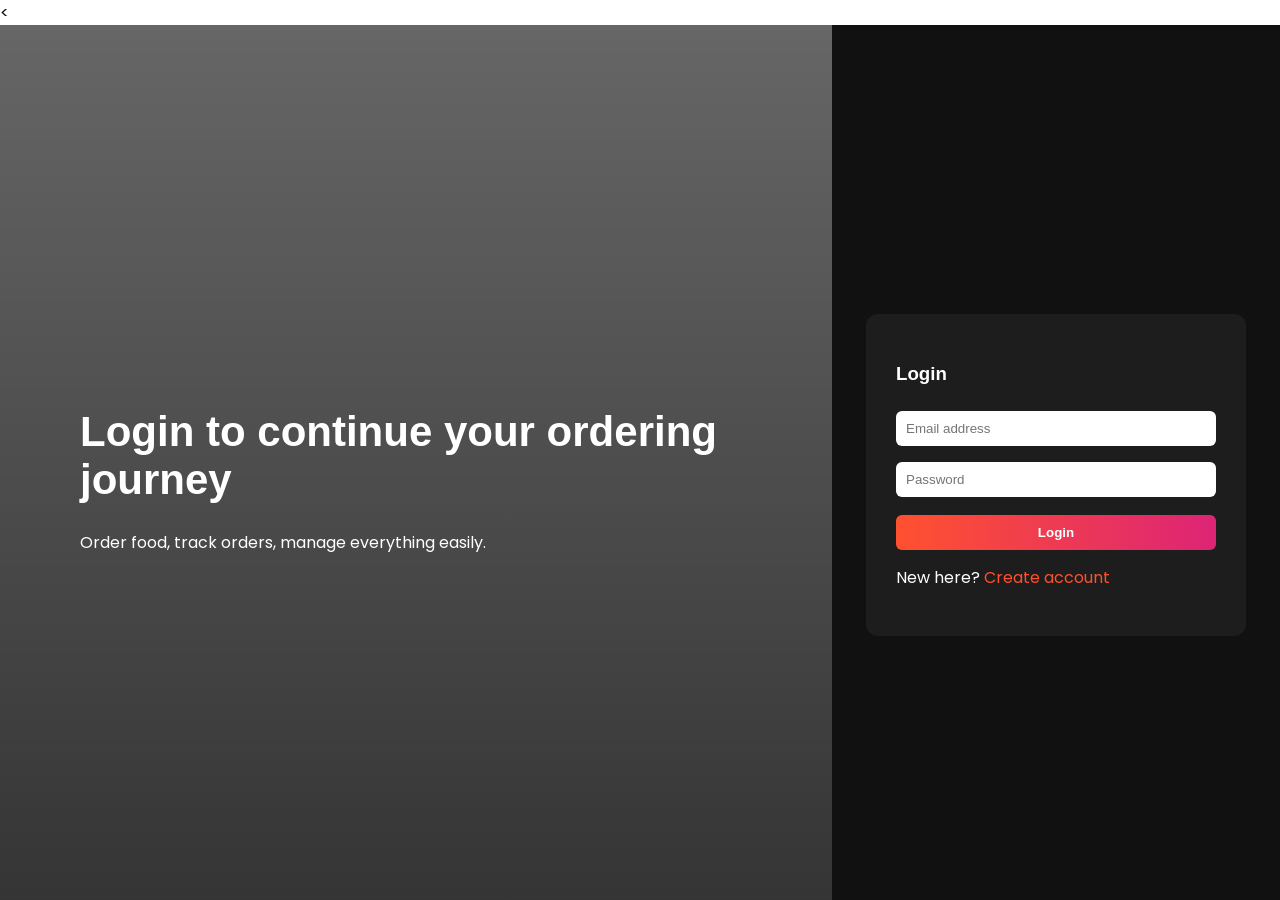
<file: Capstone_RestaurantOrders/frontend/cart.html>
<!DOCTYPE html>
<html>
<head>
<title>Cart - FoodieFlow</title>
<link rel="stylesheet" href="css/style.css">
</head>

<body>

<!-- NAVBAR -->
<div class="navbar">
  <div class="logo">FoodieFlow 🍔</div>
  <div class="nav-actions">
    <button onclick="go('home.html')">Home</button>
    <button onclick="go('orders.html')">Orders</button>
    <button onclick="logout()">Logout</button>
  </div>
</div>

<!-- HERO -->
<div class="home-hero">
  <h1>Your Cart</h1>
  <p>Review your items and place order</p>
</div>

<!-- WALLET -->
<div class="wallet-box" id="wallet"></div>

<!-- MAIN LAYOUT -->
<div class="cart-layout">

    <!-- LEFT: CART ITEMS -->
    <div class="cart-section" id="cartList"></div>

    <!-- RIGHT: SUMMARY -->
    <div class="summary-section">

        <h3>Total</h3>
        <h2 id="totalAmount"></h2>

        <h3>📍 Delivery Address</h3>

        <input id="street" placeholder="Street">
        <input id="city" placeholder="City">
        <input id="state" placeholder="State">
        <input id="zip" placeholder="Zip Code">

        <button class="primary" onclick="placeOrder()">Place Order 🚀</button>

    </div>

</div>

<script>
function go(p){window.location.href=p;}
</script>

<script src="js/cart.js"></script>

</body>
</html>
</file>
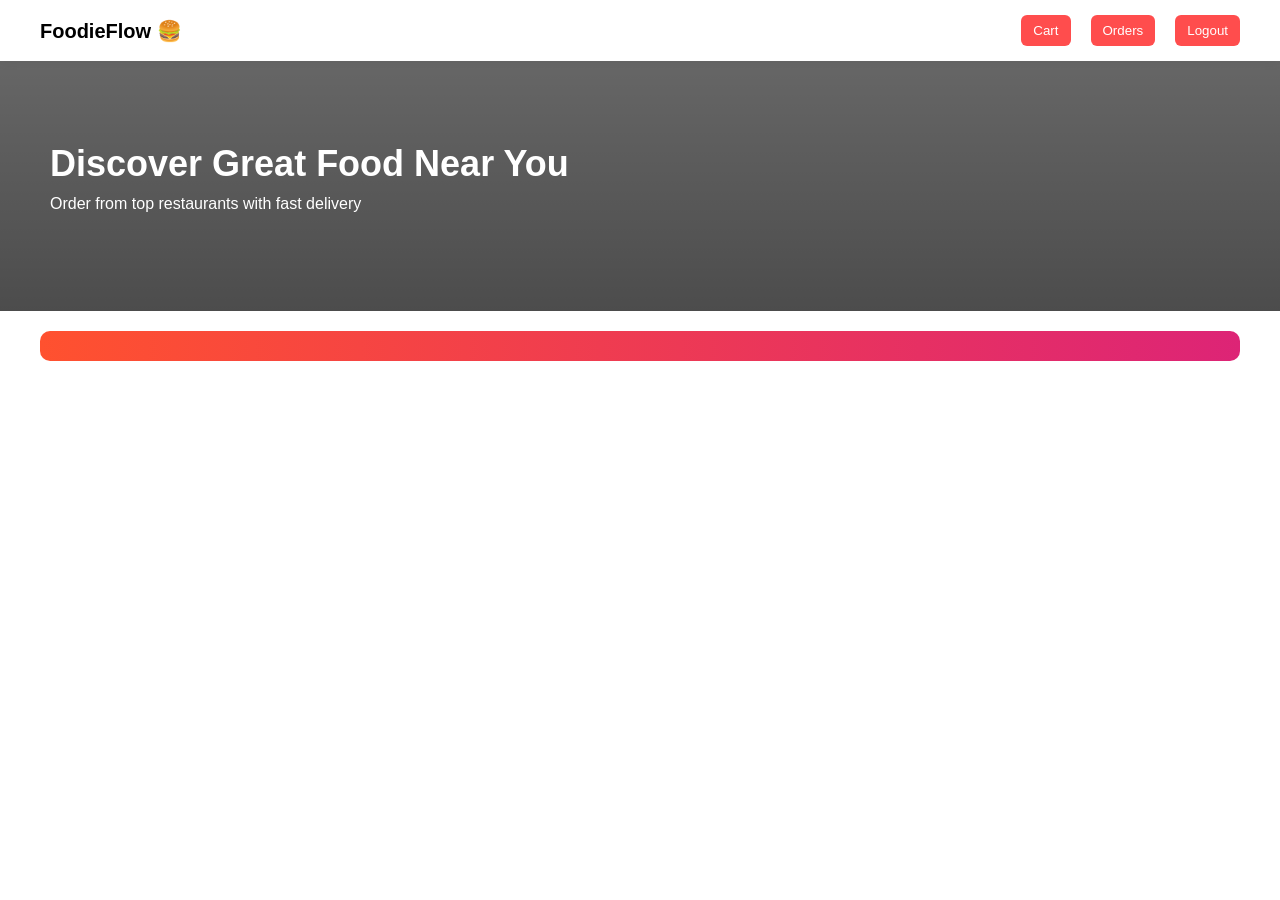
<file: Capstone_RestaurantOrders/frontend/categories.html>
<!DOCTYPE html>
<html>
<head>
    <title>Categories - FoodieFlow</title>
    <link rel="stylesheet" href="css/style.css">
</head>
<body>

<!-- NAVBAR -->
<div class="navbar">
  <div class="logo">FoodieFlow 🍔</div>
  <div class="nav-actions">
    <button onclick="go('home.html')">Home</button>
    <button onclick="go('cart.html')">Cart</button>
    <button onclick="go('orders.html')">Orders</button>
  </div>
</div>

<!-- HERO -->
<div class="home-hero">
  <h1>Select Category</h1>
  <p>Choose what you’re craving today</p>
</div>

<!-- CATEGORY LIST -->
<div class="container" id="categoryList"></div>

<script>
function go(p){window.location.href=p;}
</script>

<script src="js/categories.js"></script>

</body>
</html>
</file>
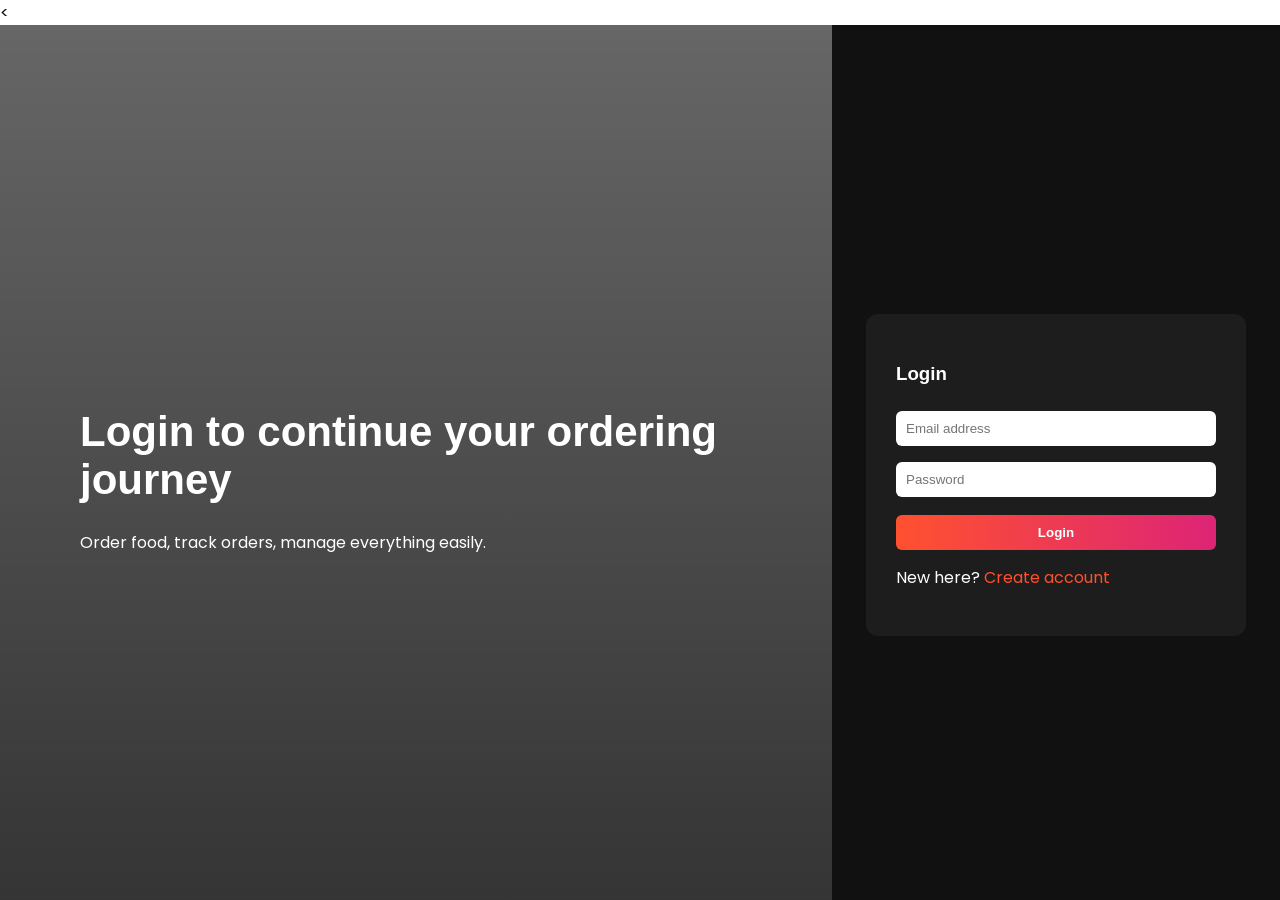
<file: Capstone_RestaurantOrders/frontend/menu.html>
<!DOCTYPE html>
<html>
<head>
    <title>Menu - FoodieFlow</title>
    <link rel="stylesheet" href="css/style.css">
</head>
<body>

<!-- NAVBAR -->
<div class="navbar">
  <div class="logo">FoodieFlow 🍔</div>
  <div class="nav-actions">
    <button onclick="go('home.html')">Home</button>
    <button onclick="go('cart.html')">Cart</button>
    <button onclick="go('orders.html')">Orders</button>
  </div>
</div>

<!-- HERO -->
<div class="home-hero">
  <h1>Explore Menu</h1>
  <p>Choose your favorite dishes</p>
</div>

<!-- MAIN LAYOUT -->
<div class="menu-layout">

    <!-- LEFT: MENU -->
    <div class="menu-section" id="menuList"></div>

    <!-- RIGHT: CART -->
    <div class="cart-section">
        <h3>🛒 Your Cart</h3>
        <div id="cartItems"></div>
        <h4 id="cartTotal"></h4>
        <button class="primary" onclick="goToCart()">Checkout</button>
    </div>

</div>

<script>
function go(p){window.location.href=p;}
</script>

<script src="js/menu.js"></script>

</body>
</html>
</file>
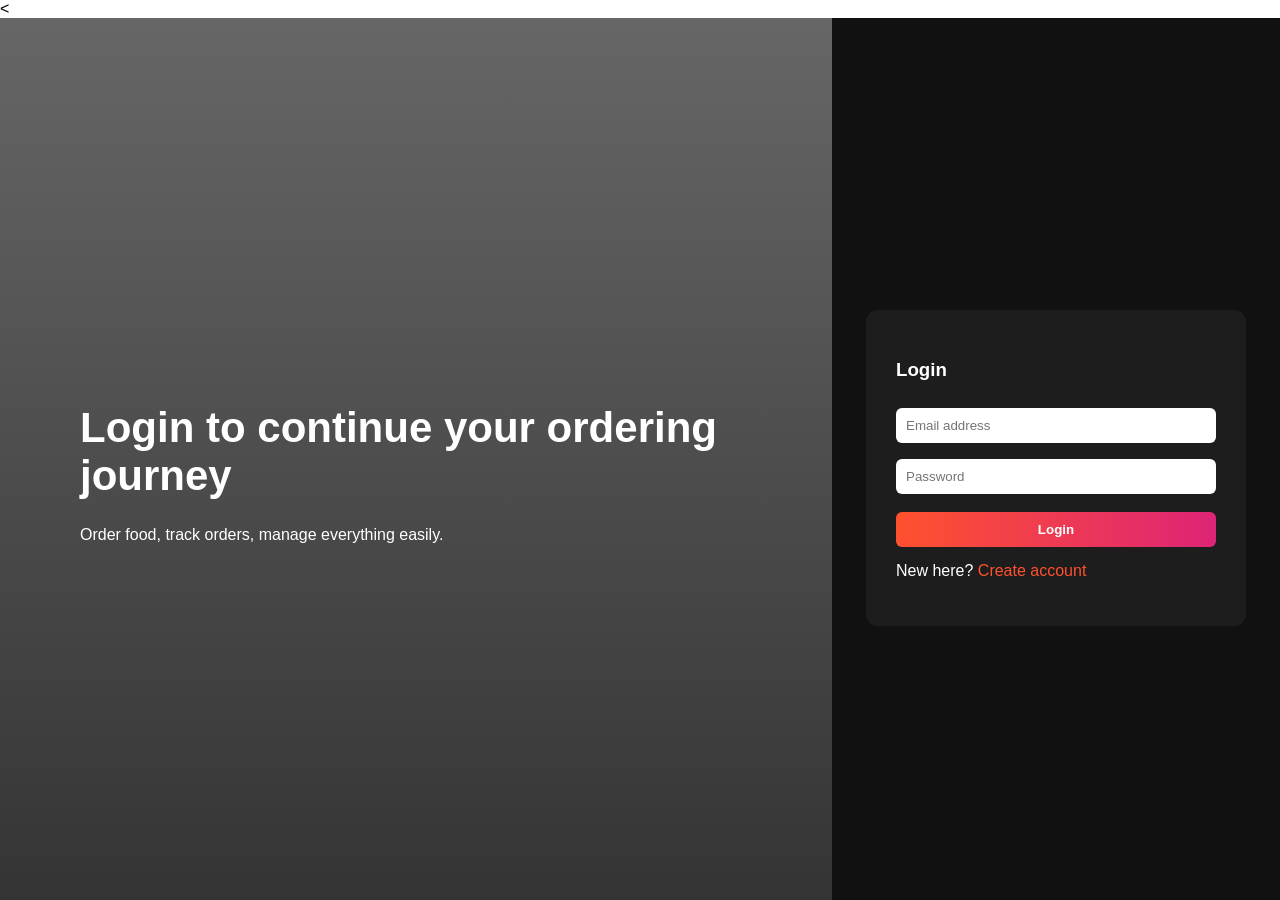
<file: Capstone_RestaurantOrders/frontend/orders.html>
<!DOCTYPE html>
<html>
<head>
    <title>My Orders - FoodieFlow</title>
    <link rel="stylesheet" href="css/style.css">
</head>

<body>

<!-- NAVBAR -->
<div class="navbar">
  <div class="logo">FoodieFlow 🍔</div>
  <div class="nav-actions">
    <button onclick="go('home.html')">Home</button>
    <button onclick="go('cart.html')">Cart</button>
    <button onclick="logout()">Logout</button>
  </div>
</div>

<!-- HERO -->
<div class="home-hero">
  <h1>Your Orders</h1>
  <p>Track your food journey</p>
</div>

<!-- WALLET -->
<div class="wallet-box" id="wallet"></div>

<!-- ORDERS -->
<div class="container" id="ordersList"></div>

<script>
function go(p){window.location.href=p;}
</script>

<script src="js/orders.js"></script>

</body>
</html>
</file>
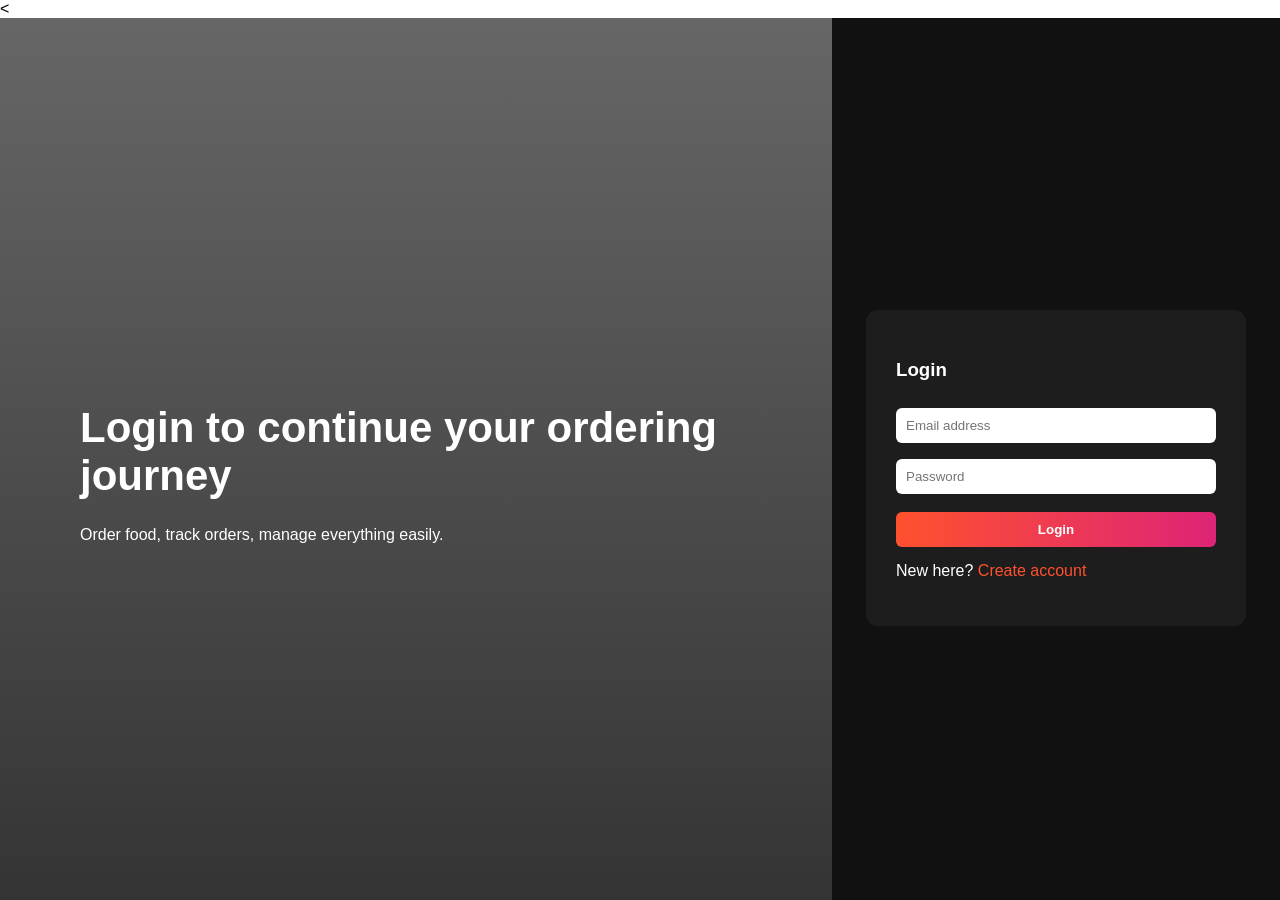
<file: Capstone_RestaurantOrders/frontend/owner-categories.html>
<!DOCTYPE html>
<html>
<head>
<title>Manage Categories - FoodieFlow</title>
<link rel="stylesheet" href="css/style.css">
</head>

<body>

<div class="navbar">
  <div class="logo">FoodieFlow 🍔</div>
  <div class="nav-actions">
    <button onclick="go('owner.html')">Dashboard</button>
  </div>
</div>

<div class="home-hero">
  <h1>Manage Categories</h1>
  <p>Create and organize food categories</p>
</div>

<div class="owner-layout">

  <!-- LEFT FORM -->
  <div class="form-section">

    <h3 id="formTitle">Add Category</h3>

    <select id="restaurantSelect" onchange="loadCategories()">
        <option value="">Select Restaurant</option>
    </select>

    <input id="name" placeholder="Category Name">

    <button class="primary" onclick="saveCategory()">Save</button>

  </div>

  <!-- RIGHT LIST -->
  <div class="list-section" id="list"></div>

</div>

<script>
function go(p){window.location.href=p;}
</script>

<script src="js/owner-categories.js"></script>

</body>
</html>
</file>
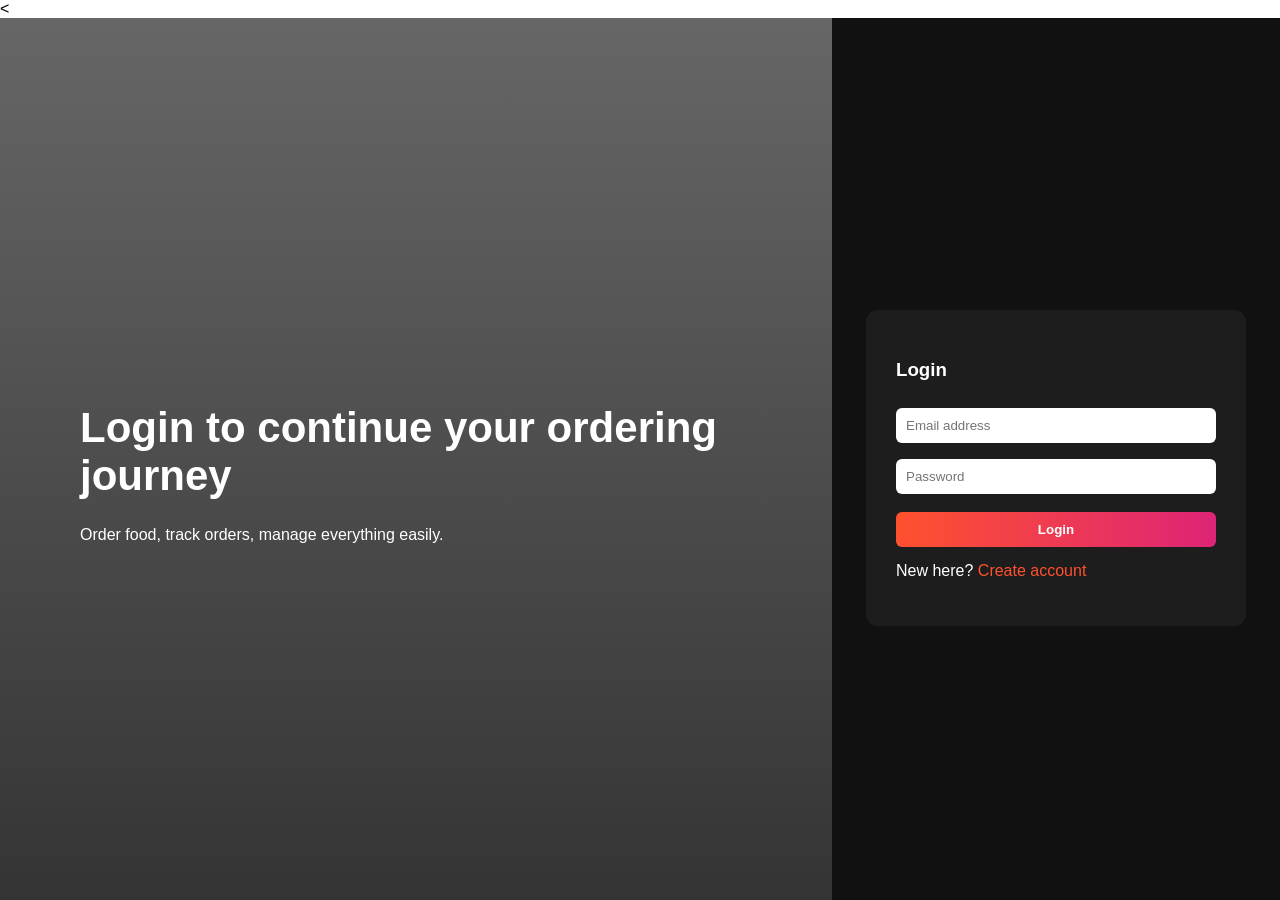
<file: Capstone_RestaurantOrders/frontend/owner-menu.html>
<!DOCTYPE html>
<html>
<head>
<title>Manage Menu - FoodieFlow</title>
<link rel="stylesheet" href="css/style.css">
</head>

<body>

<div class="navbar">
  <div class="logo">FoodieFlow 🍔</div>
  <div class="nav-actions">
    <button onclick="go('owner.html')">Dashboard</button>
  </div>
</div>

<div class="home-hero">
  <h1>Manage Menu</h1>
  <p>Add and manage food items</p>
</div>

<div class="owner-layout">

  <!-- LEFT FORM -->
  <div class="form-section">

    <h3 id="formTitle">Add Menu Item</h3>

    <select id="restaurantSelect" onchange="loadCategories()">
        <option value="">Select Restaurant</option>
    </select>

    <select id="categorySelect" onchange="loadMenu()">
        <option value="">Select Category</option>
    </select>

    <input id="name" placeholder="Item Name">
    <input id="price" placeholder="Price">

    <button class="primary" onclick="saveMenu()">Save</button>

  </div>

  <!-- RIGHT LIST -->
  <div class="list-section" id="list"></div>

</div>

<script>
function go(p){window.location.href=p;}
</script>

<script src="js/owner-menu.js"></script>

</body>
</html>
</file>
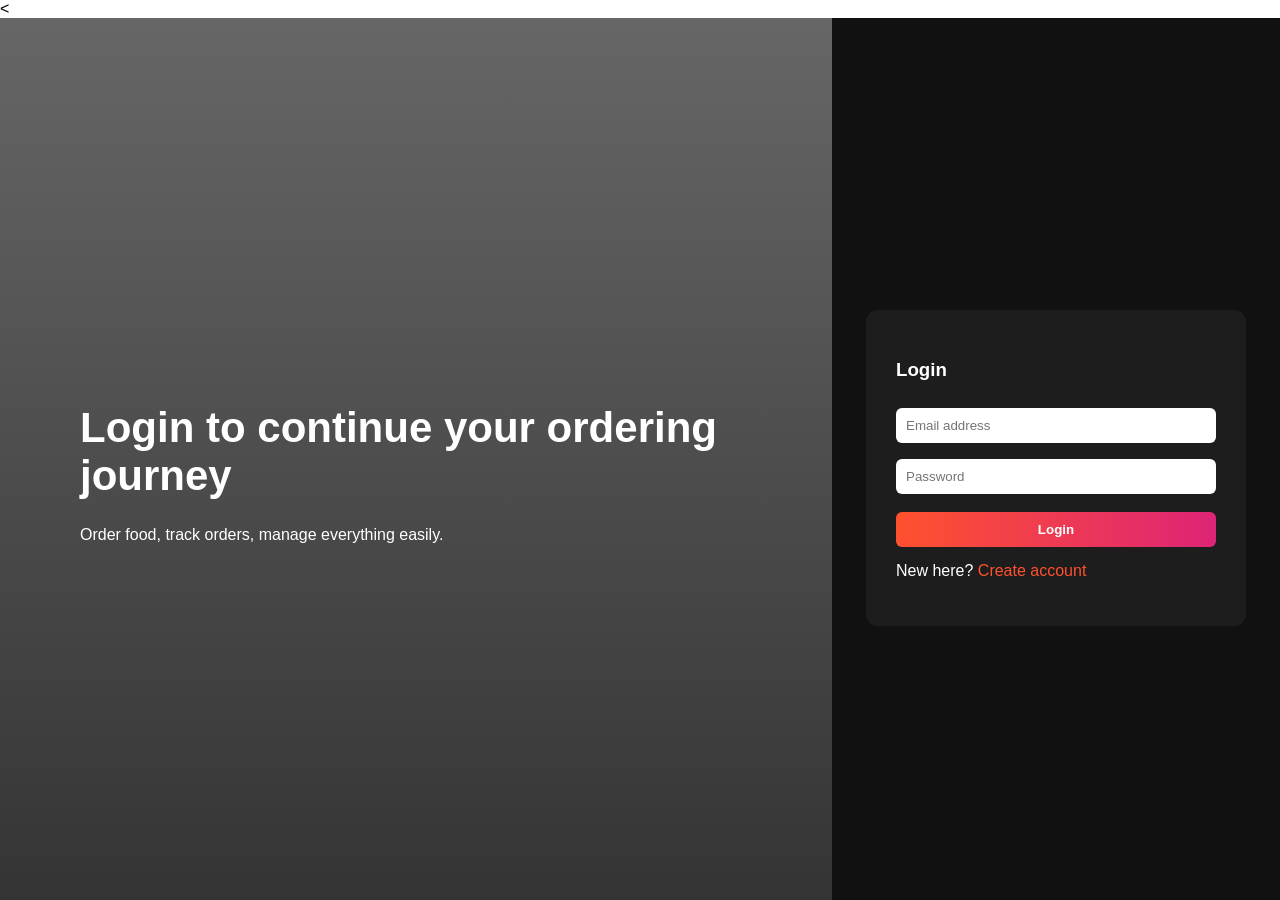
<file: Capstone_RestaurantOrders/frontend/owner-orders.html>
<!DOCTYPE html>
<html>
<head>
<title>Manage Orders - FoodieFlow</title>
<link rel="stylesheet" href="css/style.css">
</head>

<body>

<div class="navbar">
  <div class="logo">FoodieFlow 🍔</div>
  <div class="nav-actions">
    <button onclick="go('owner.html')">Dashboard</button>
  </div>
</div>

<div class="home-hero">
  <h1>Manage Orders</h1>
  <p>Accept, reject or complete orders</p>
</div>

<div class="container" id="ordersList"></div>

<script>
function go(p){window.location.href=p;}
</script>

<script src="js/owner-orders.js"></script>

</body>
</html>
</file>
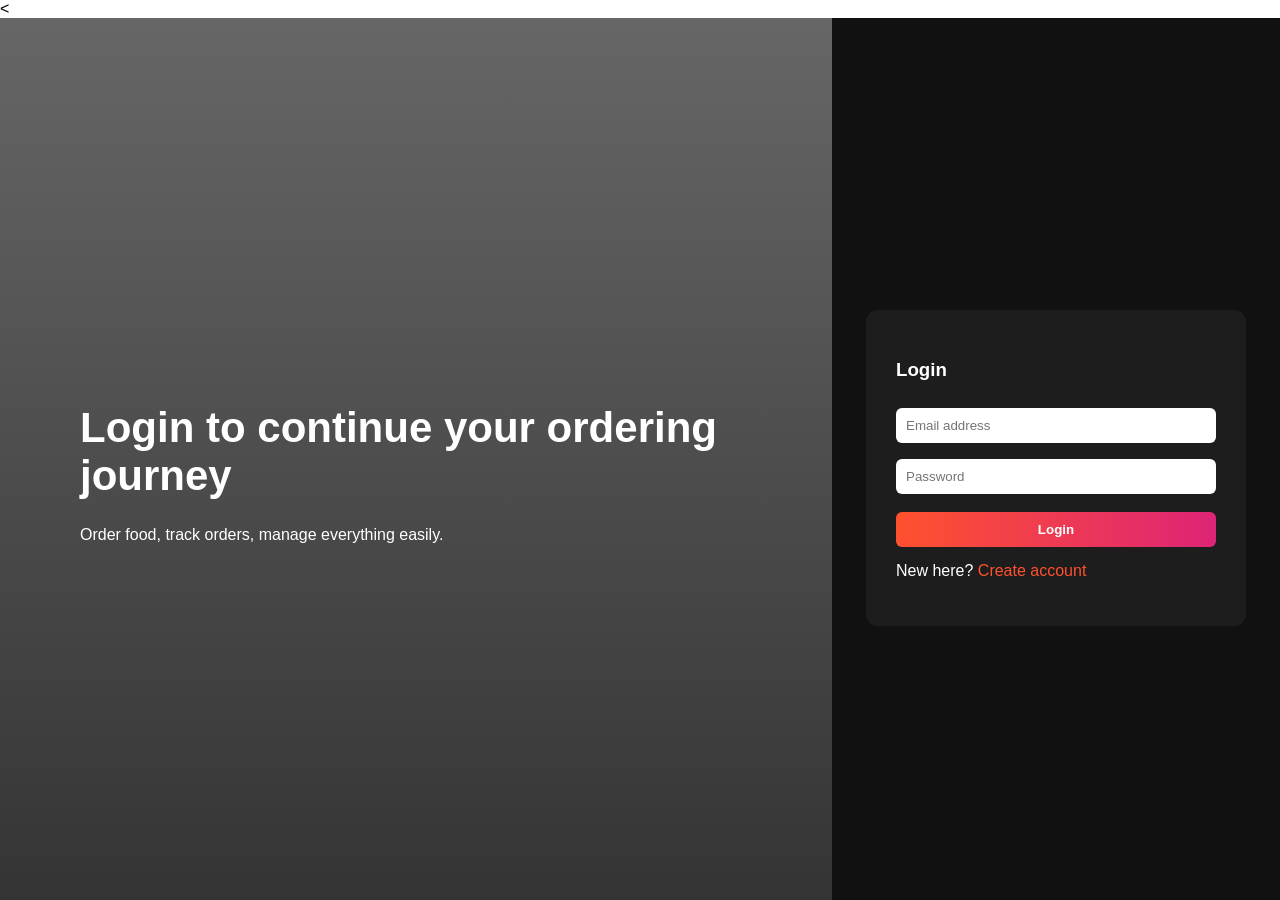
<file: Capstone_RestaurantOrders/frontend/owner-restaurants.html>
<!DOCTYPE html>
<html>
<head>
<title>Manage Restaurants - FoodieFlow</title>
<link rel="stylesheet" href="css/style.css">
</head>

<body>

<!-- NAVBAR -->
<div class="navbar">
  <div class="logo">FoodieFlow 🍔</div>
  <div class="nav-actions">
    <button onclick="go('owner.html')">Dashboard</button>
  </div>
</div>

<!-- HERO -->
<div class="home-hero">
  <h1>Manage Restaurants</h1>
  <p>Add, update or delete your restaurants</p>
</div>

<!-- MAIN -->
<div class="owner-layout">

  <!-- LEFT FORM -->
  <div class="form-section">

    <h3 id="formTitle">Add Restaurant</h3>

    <input id="name" placeholder="Restaurant Name">
    <input id="description" placeholder="Description">
    <input id="location" placeholder="Location">

    <button class="primary" onclick="addRestaurant()">Save</button>

  </div>

  <!-- RIGHT LIST -->
  <div class="list-section" id="list"></div>

</div>

<script>
function go(p){window.location.href=p;}
</script>

<script src="js/owner-restaurants.js"></script>

</body>
</html>
</file>
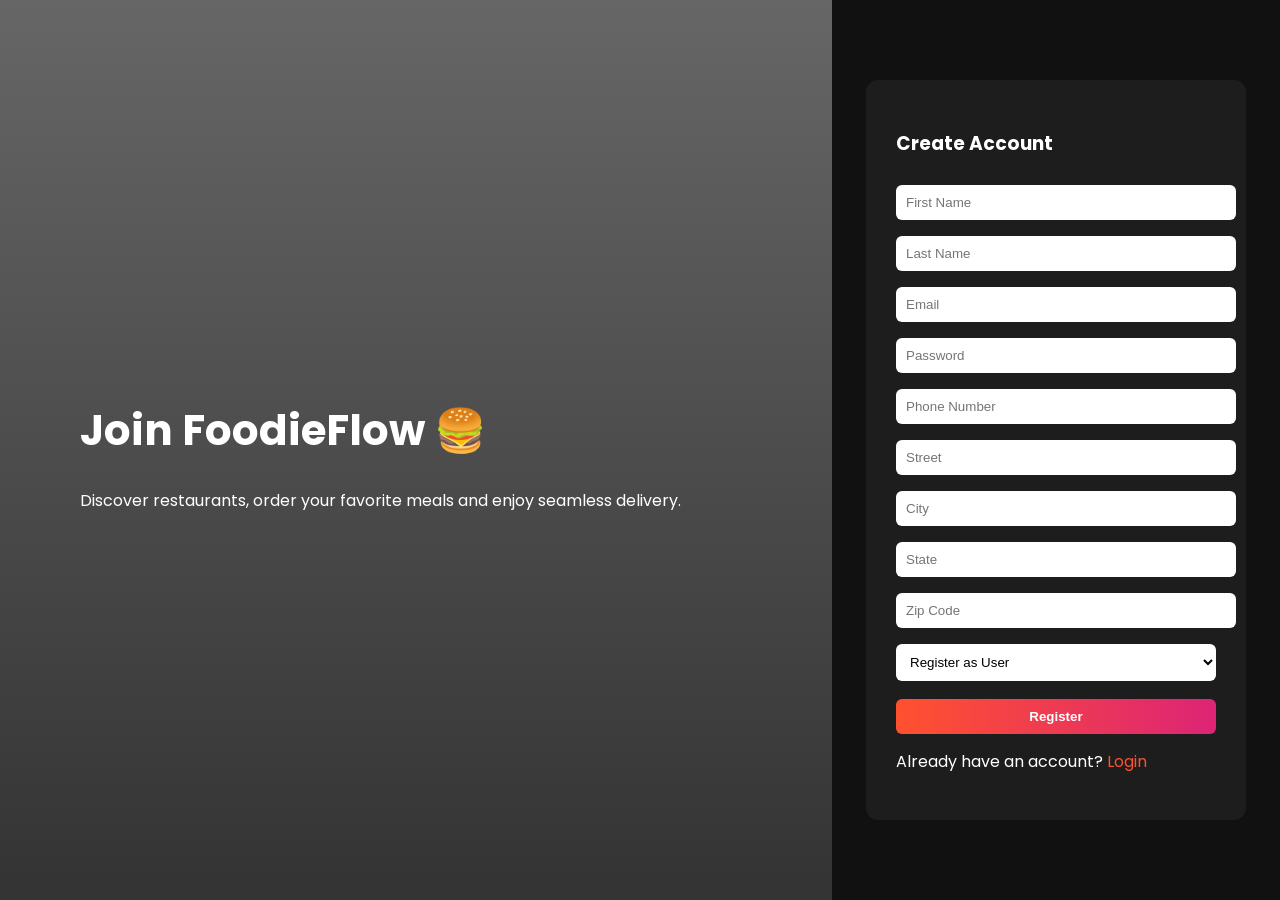
<file: Capstone_RestaurantOrders/frontend/register.html>
<!DOCTYPE html>
<html lang="en">
<head>
<meta charset="UTF-8">
<title>Create Account - FoodieFlow</title>
<link rel="stylesheet" href="css/style.css">
</head>

<body>

<div class="auth-container">

  <!-- LEFT SIDE IMAGE -->
  <div class="left">
    <h1>Join FoodieFlow 🍔</h1>
    <p>Discover restaurants, order your favorite meals and enjoy seamless delivery.</p>
  </div>

  <!-- RIGHT SIDE FORM -->
  <div class="right">
    <div class="auth-box">

      <h3>Create Account</h3>

      <input type="text" id="firstName" placeholder="First Name">
      <input type="text" id="lastName" placeholder="Last Name">
      <input type="email" id="email" placeholder="Email">
      <input type="password" id="password" placeholder="Password">
      <input type="text" id="phoneNumber" placeholder="Phone Number">

      <input type="text" id="street" placeholder="Street">
      <input type="text" id="city" placeholder="City">
      <input type="text" id="state" placeholder="State">
      <input type="text" id="zipCode" placeholder="Zip Code">

      <!-- ROLE DROPDOWN -->
      <select id="role" class="role-select">
        <option value="USER">Register as User</option>
        <option value="RESTAURANT_OWNER">Register as Owner</option>
      </select>

      <button class="primary" onclick="register()">Register</button>

      <p style="margin-top:15px;">
        Already have an account?
        <span onclick="goLogin()" style="color:#ff512f; cursor:pointer;">
          Login
        </span>
      </p>

    </div>
  </div>

</div>

<script>
function goLogin(){
  window.location.href="login.html";
}
</script>

<script src="js/auth.js"></script>

</body>
</html>
</file>
<file: Capstone_RestaurantOrders/frontend/css/style.css>
@import url('https://fonts.googleapis.com/css2?family=Poppins:wght@300;400;600&display=swap');

body {
  margin: 0;
  font-family: 'Poppins', sans-serif;
}

/* NAVBAR */
.navbar {
  display: flex;
  justify-content: space-between;
  align-items: center;
  padding: 15px 30px;
  background: white;
  box-shadow: 0 2px 10px rgba(0,0,0,0.05);
  flex-wrap: wrap; 
}

.nav-actions {
  display: flex;
  gap: 10px;
}

.nav-actions button {
  padding: 8px 14px;
  border: none;
  border-radius: 6px;
  background: #ff4d4d;
  color: white;
  cursor: pointer;
  white-space: nowrap; 
}

.primary {
  background: linear-gradient(to right, #ff512f, #dd2476);
  color: white;
}

/* HERO BACKGROUND */
.hero {
  height: 100vh;
  background: linear-gradient(rgba(0,0,0,0.6), rgba(0,0,0,0.7)),
              url("https://images.unsplash.com/photo-1600891964599-f61ba0e24092");
  background-size: cover;
  display: flex;
  align-items: center;
  padding-left: 80px;
  color: white;
}

.hero h1 {
  font-size: 48px;
  max-width: 500px;
}

/* LOGIN LAYOUT */
.auth-container {
  display: flex;
  height: 100vh;
}

.left {
  width: 60%;
  background: linear-gradient(rgba(0,0,0,0.6), rgba(0,0,0,0.8)),
              url("https://images.unsplash.com/photo-1550547660-d9450f859349");
  background-size: cover;
  color: white;
  padding: 100px;
}

.left h1 {
  font-size: 40px;
}

.right {
  width: 40%;
  display: flex;
  align-items: center;
  justify-content: center;
  background: #111;
}

.auth-box {
  background: rgba(255,255,255,0.05);
  padding: 30px;
  border-radius: 12px;
  width: 300px;
  color: white;
}

.auth-box input {
  width: 100%;
  padding: 10px;
  margin: 10px 0;
  border-radius: 6px;
  border: none;
}

.auth-box button {
  width: 100%;
  margin-top: 10px;
}

/* CARDS */
.container {
  display: flex;
  flex-wrap: wrap;
  gap: 20px;
  padding: 40px;
}

.card {
  width: 260px;
  border-radius: 15px;
  overflow: hidden;
  box-shadow: 0 5px 15px rgba(0,0,0,0.1);
  background: white;
  cursor: pointer;
}

.card img {
  width: 100%;
  height: 160px;
  object-fit: cover;
}

.card-content {
  padding: 15px;
}
/* HERO SECTION */
.home-hero {
  height: 250px;
  background: linear-gradient(rgba(0,0,0,0.6), rgba(0,0,0,0.7)),
              url("https://images.unsplash.com/photo-1504674900247-0877df9cc836");
  background-size: cover;
  display: flex;
  flex-direction: column;
  justify-content: center;
  padding-left: 50px;
  color: white;
}

.home-hero h1 {
  margin: 0;
  font-size: 36px;
}

.home-hero p {
  margin-top: 10px;
}

/* NAVBAR FIX */
.navbar {
  display: flex;
  justify-content: space-between;
  padding: 15px 40px;
  background: white;
  box-shadow: 0 2px 10px rgba(0,0,0,0.05);
  position: sticky;
  top: 0;
  z-index: 10;
}

.logo {
  font-size: 20px;
  font-weight: 600;
}

.nav-actions button {
  margin-left: 10px;
  padding: 8px 12px;
  border: none;
  border-radius: 6px;
  background: #ff4d4d;
  color: white;
  cursor: pointer;
}

/* WALLET */
.wallet-box {
  margin: 20px 40px;
  padding: 15px;
  background: linear-gradient(to right, #ff512f, #dd2476);
  color: white;
  border-radius: 10px;
  font-size: 18px;
  font-weight: bold;
}

/* GRID */
.container {
  display: grid;
  grid-template-columns: repeat(auto-fill, minmax(250px, 1fr));
  gap: 20px;
  padding: 20px 40px;
}

/* CARD */
.card {
  border-radius: 15px;
  overflow: hidden;
  background: white;
  box-shadow: 0 4px 12px rgba(0,0,0,0.1);
  cursor: pointer;
  transition: 0.3s;
}

.card:hover {
  transform: scale(1.05);
}

.card img {
  width: 100%;
  height: 160px;
  object-fit: cover;
}

.card-content {
  padding: 15px;
}

.card-content h3 {
  margin: 0;
}

.card-content p {
  color: gray;
  margin-top: 5px;
}/* REGISTER PAGE IMPROVEMENTS */

.auth-container {
  display: flex;
  height: 100vh;
}

/* LEFT SIDE IMAGE */
.left {
  width: 60%;
  background: linear-gradient(rgba(0,0,0,0.6), rgba(0,0,0,0.8)),
              url("https://images.unsplash.com/photo-1499028344343-cd173ffc68a9");
  background-size: cover;
  color: white;
  padding: 80px;
  display: flex;
  flex-direction: column;
  justify-content: center;
}

.left h1 {
  font-size: 42px;
  margin-bottom: 10px;
}

/* RIGHT FORM */
.right {
  width: 40%;
  background: #111;
  display: flex;
  justify-content: center;
  align-items: center;
}

/* FORM BOX */
.auth-box {
  width: 320px;
  background: rgba(255,255,255,0.05);
  padding: 30px;
  border-radius: 12px;
  color: white;
}

/* INPUTS */
.auth-box input,
.auth-box select {
  width: 100%;
  padding: 10px;
  margin: 8px 0;
  border-radius: 6px;
  border: none;
}

/* DROPDOWN */
.role-select {
  background: white;
  color: black;
}

/* BUTTON */
.auth-box button {
  width: 100%;
  margin-top: 10px;
  padding: 10px;
  border-radius: 6px;
  border: none;
  cursor: pointer;
  background: linear-gradient(to right, #ff512f, #dd2476);
  color: white;
  font-weight: bold;
}
/* CATEGORY CARDS */
.category-card {
  border-radius: 15px;
  overflow: hidden;
  background: white;
  box-shadow: 0 4px 12px rgba(0,0,0,0.1);
  cursor: pointer;
  transition: 0.3s;
}

.category-card:hover {
  transform: scale(1.05);
}

.category-card img {
  width: 100%;
  height: 160px;
  object-fit: cover;
}

.category-content {
  padding: 15px;
  text-align: center;
  font-weight: 600;
}
/* MENU LAYOUT */
.menu-layout {
  display: flex;
  gap: 20px;
  padding: 20px 40px;
}

/* LEFT SIDE */
.menu-section {
  width: 70%;
  display: grid;
  grid-template-columns: repeat(auto-fill, minmax(250px, 1fr));
  gap: 20px;
}

/* RIGHT SIDE CART */
.cart-section {
  width: 30%;
  background: white;
  padding: 20px;
  border-radius: 12px;
  height: fit-content;
  box-shadow: 0 4px 10px rgba(0,0,0,0.1);
  position: sticky;
  top: 100px;
}

/* MENU CARD */
.menu-card {
  border-radius: 15px;
  overflow: hidden;
  background: white;
  box-shadow: 0 4px 12px rgba(0,0,0,0.1);
  transition: 0.3s;
}

.menu-card:hover {
  transform: scale(1.05);
}

.menu-card img {
  width: 100%;
  height: 160px;
  object-fit: cover;
}

.menu-content {
  padding: 15px;
}

.menu-content h3 {
  margin: 0;
}

.menu-content p {
  color: gray;
  margin: 5px 0;
}
/* CART LAYOUT */
.cart-layout {
  display: flex;
  gap: 20px;
  padding: 20px 40px;
}

/* LEFT SIDE */
.cart-section {
  width: 65%;
}

/* RIGHT SIDE */
.summary-section {
  width: 35%;
  background: white;
  padding: 20px;
  border-radius: 12px;
  height: fit-content;
  box-shadow: 0 4px 10px rgba(0,0,0,0.1);
  position: sticky;
  top: 100px;
}

/* CART ITEM */
.cart-item {
  display: flex;
  gap: 15px;
  margin-bottom: 15px;
  background: white;
  padding: 10px;
  border-radius: 10px;
  box-shadow: 0 3px 8px rgba(0,0,0,0.1);
}

.cart-item img {
  width: 80px;
  height: 80px;
  object-fit: cover;
  border-radius: 10px;
}

.cart-item-content {
  flex: 1;
}

/* INPUTS */
.summary-section input {
  width: 100%;
  margin: 8px 0;
  padding: 10px;
  border-radius: 6px;
  border: 1px solid #ddd;
}
/* ORDER CARD */
.order-card {
  display: flex;
  gap: 15px;
  background: white;
  border-radius: 12px;
  padding: 15px;
  margin-bottom: 15px;
  box-shadow: 0 4px 10px rgba(0,0,0,0.1);
}

.order-card img {
  width: 90px;
  height: 90px;
  object-fit: cover;
  border-radius: 10px;
}

.order-content {
  flex: 1;
}

.status {
  font-weight: bold;
}

.status.PLACED { color: orange; }
.status.CANCELLED { color: red; }
.status.DELIVERED { color: green; }
/* DASHBOARD CARDS */
.dashboard-card {
  border-radius: 15px;
  overflow: hidden;
  background: white;
  box-shadow: 0 4px 12px rgba(0,0,0,0.1);
  cursor: pointer;
  transition: 0.3s;
  text-align: center;
}

.dashboard-card:hover {
  transform: scale(1.05);
}

.dashboard-card img {
  width: 100%;
  height: 160px;
  object-fit: cover;
}

.dashboard-content {
  padding: 15px;
  font-weight: 600;
}

.dashboard-content p {
  margin-top: 5px;
  font-weight: normal;
  color: gray;
}
/* OWNER LAYOUT */
.owner-layout {
  display: flex;
  gap: 20px;
  padding: 20px 40px;
}

/* FORM */
.form-section {
  width: 30%;
  background: white;
  padding: 20px;
  border-radius: 12px;
  height: fit-content;
  box-shadow: 0 4px 10px rgba(0,0,0,0.1);
}

.form-section input {
  width: 100%;
  margin: 8px 0;
  padding: 10px;
  border-radius: 6px;
  border: 1px solid #ddd;
}

/* LIST */
.list-section {
  width: 70%;
  display: grid;
  grid-template-columns: repeat(auto-fill, minmax(250px,1fr));
  gap: 20px;
}

/* REST CARD */
.rest-card {
  border-radius: 15px;
  overflow: hidden;
  background: white;
  box-shadow: 0 4px 12px rgba(0,0,0,0.1);
}

.rest-card img {
  width: 100%;
  height: 160px;
  object-fit: cover;
}

.rest-content {
  padding: 15px;
}

.rest-content h3 {
  margin: 0;
}

.rest-content p {
  margin: 5px 0;
  color: gray;
}

.rest-actions button {
  margin-right: 5px;
}
/* OWNER ORDER CARD */
.owner-order-card {
  display: flex;
  gap: 15px;
  background: white;
  border-radius: 12px;
  padding: 15px;
  margin-bottom: 15px;
  box-shadow: 0 4px 10px rgba(0,0,0,0.1);
}

.owner-order-card img {
  width: 90px;
  height: 90px;
  object-fit: cover;
  border-radius: 10px;
}

.order-info {
  flex: 1;
}

.status {
  font-weight: bold;
}

.status.PLACED { color: orange; }
.status.ACCEPTED { color: blue; }
.status.REJECTED { color: red; }
.status.DELIVERED { color: green; }

.order-actions button {
  margin-right: 5px;
}
</file>
